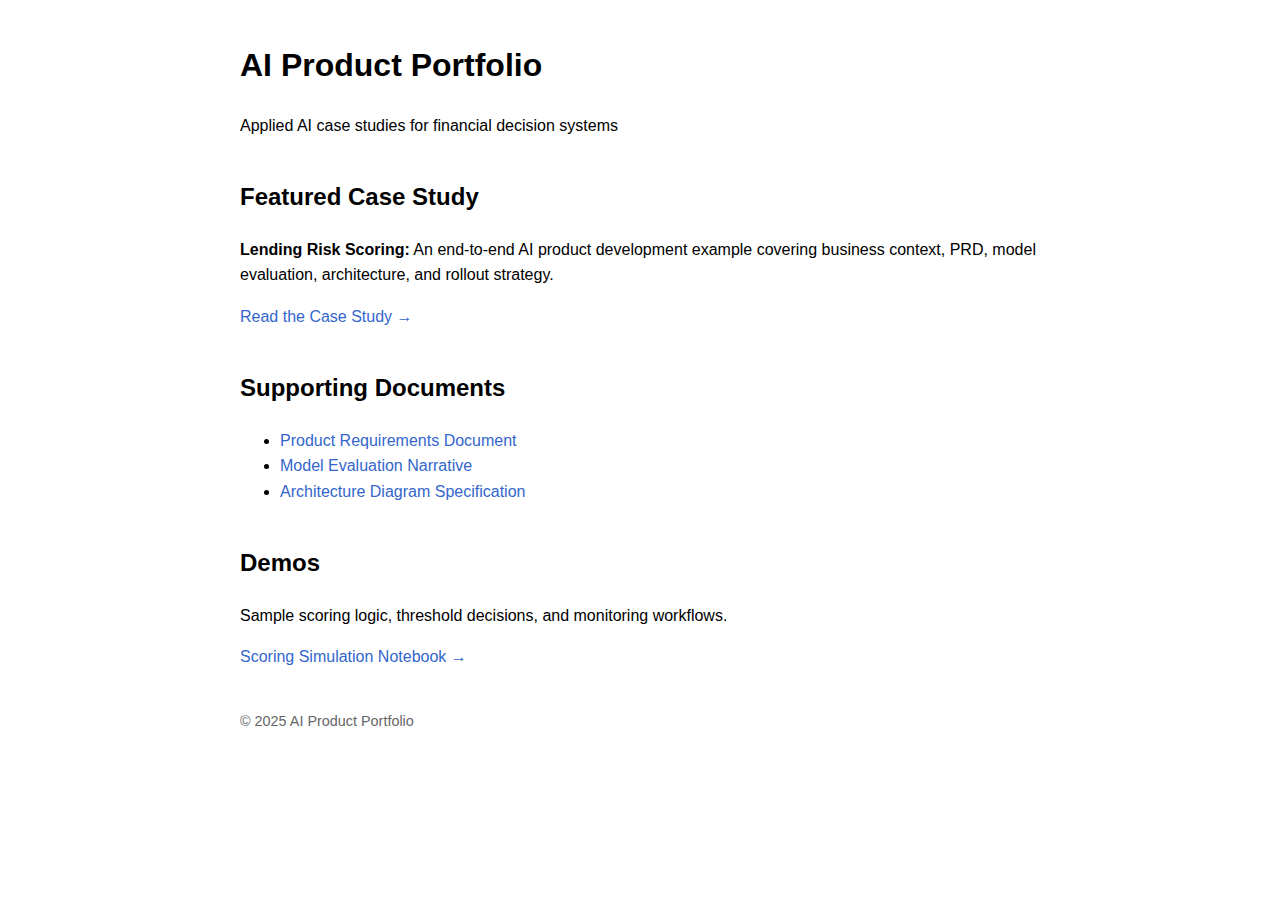
<file: index.html>
<!DOCTYPE html>
<html lang="en">
<head>
  <meta charset="UTF-8" />
  <meta name="viewport" content="width=device-width, initial-scale=1.0" />
  <title>AI Product Portfolio – Lending Risk Scoring</title>
  <link rel="stylesheet" href="styles.css" />
</head>
<body>

<header>
  <h1>AI Product Portfolio</h1>
  <p>Applied AI case studies for financial decision systems</p>
</header>

<section>
  <h2>Featured Case Study</h2>
  <p>
    <strong>Lending Risk Scoring:</strong> An end-to-end AI product development example covering
    business context, PRD, model evaluation, architecture, and rollout strategy.
  </p>
  <a href="case-studies/lending-risk-scoring.md">Read the Case Study →</a>
</section>

<section>
  <h2>Supporting Documents</h2>
  <ul>
    <li><a href="prds/lending-risk-scoring-prd.md">Product Requirements Document</a></li>
    <li><a href="model-evaluations/lending-risk-scoring-eval.md">Model Evaluation Narrative</a></li>
    <li><a href="architecture/lending-risk-diagram-spec.md">Architecture Diagram Specification</a></li>
  </ul>
</section>

<section>
  <h2>Demos</h2>
  <p>Sample scoring logic, threshold decisions, and monitoring workflows.</p>
  <a href="demos/scoring-simulation.ipynb">Scoring Simulation Notebook →</a>
</section>

<footer>
  <p>© 2025 AI Product Portfolio</p>
</footer>

</body>
</html>
</file>
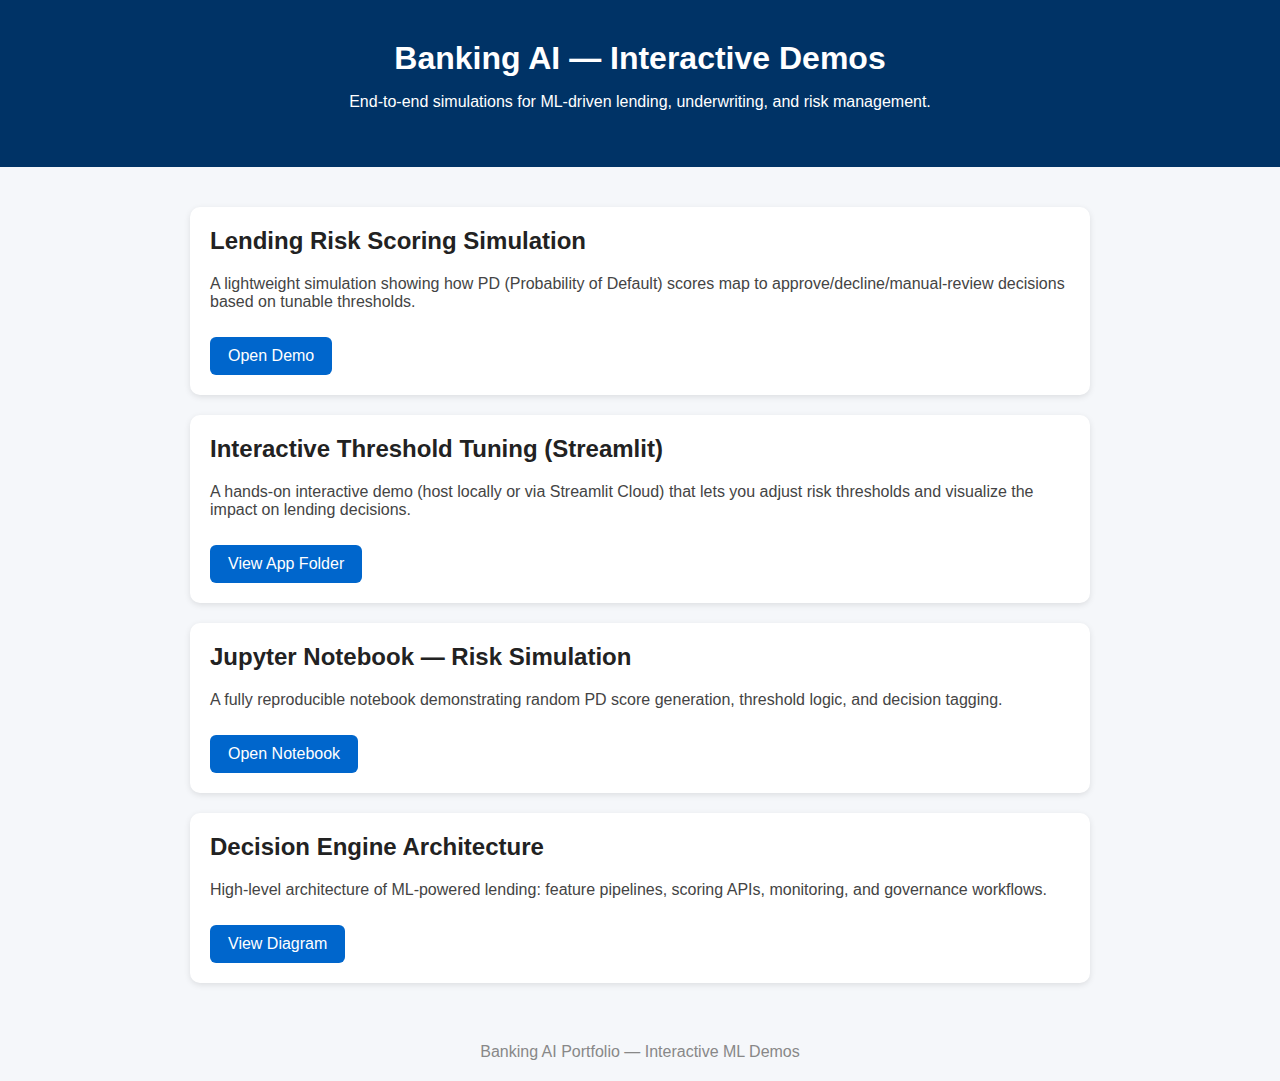
<file: demos/index.html>
<!DOCTYPE html>
<html lang="en">
<head>
  <meta charset="UTF-8" />
  <meta name="viewport" content="width=device-width, initial-scale=1.0" />
  <title>Banking AI — Interactive Demos</title>
  <style>
    body {
      font-family: Arial, sans-serif;
      background: #f5f7fa;
      margin: 0;
      padding: 0;
      color: #222;
    }

    header {
      padding: 40px;
      background: #003366;
      color: white;
      text-align: center;
    }

    h1 {
      margin: 0;
      font-size: 32px;
    }

    .container {
      max-width: 900px;
      margin: 40px auto;
      padding: 0 20px;
    }

    .demo-card {
      background: white;
      padding: 20px;
      margin-bottom: 20px;
      border-radius: 10px;
      box-shadow: 0px 2px 6px rgba(0,0,0,0.1);
    }

    .demo-card h2 {
      margin-top: 0;
    }

    .demo-card p {
      color: #444;
    }

    .button {
      display: inline-block;
      padding: 10px 18px;
      background: #0066cc;
      color: white;
      text-decoration: none;
      border-radius: 6px;
      margin-top: 10px;
    }

    .button:hover {
      background: #004d99;
    }

    footer {
      text-align: center;
      padding: 20px;
      color: #888;
      margin-top: 40px;
    }
  </style>
</head>

<body>
  <header>
    <h1>Banking AI — Interactive Demos</h1>
    <p>End-to-end simulations for ML-driven lending, underwriting, and risk management.</p>
  </header>

  <div class="container">

    <!-- Demo 1: Risk Scoring -->
    <div class="demo-card">
      <h2>Lending Risk Scoring Simulation</h2>
      <p>
        A lightweight simulation showing how PD (Probability of Default) scores map to
        approve/decline/manual-review decisions based on tunable thresholds.
      </p>
      <a class="button" href="lending-risk-demo.html">Open Demo</a>
    </div>

    <!-- Demo 2: Streamlit App -->
    <div class="demo-card">
      <h2>Interactive Threshold Tuning (Streamlit)</h2>
      <p>
        A hands-on interactive demo (host locally or via Streamlit Cloud) that lets you adjust risk
        thresholds and visualize the impact on lending decisions.
      </p>
      <a class="button" href="https://github.com/vishwaraghavendran-PM/Banking-AI-Portfolio/tree/main/demos/streamlit-app">
        View App Folder
      </a>
    </div>

    <!-- Demo 3: Notebook -->
    <div class="demo-card">
      <h2>Jupyter Notebook — Risk Simulation</h2>
      <p>
        A fully reproducible notebook demonstrating random PD score generation, threshold logic,
        and decision tagging.
      </p>
      <a class="button" href="lending-risk-demo.ipynb">Open Notebook</a>
    </div>

    <!-- Demo 4: Architecture -->
    <div class="demo-card">
      <h2>Decision Engine Architecture</h2>
      <p>
        High-level architecture of ML-powered lending: feature pipelines, scoring APIs, monitoring,
        and governance workflows.
      </p>
      <a class="button" href="../architecture/decision-engine-architecture.html">View Diagram</a>
    </div>

  </div>

  <footer>
    Banking AI Portfolio — Interactive ML Demos
  </footer>
</body>
</html>
</file>
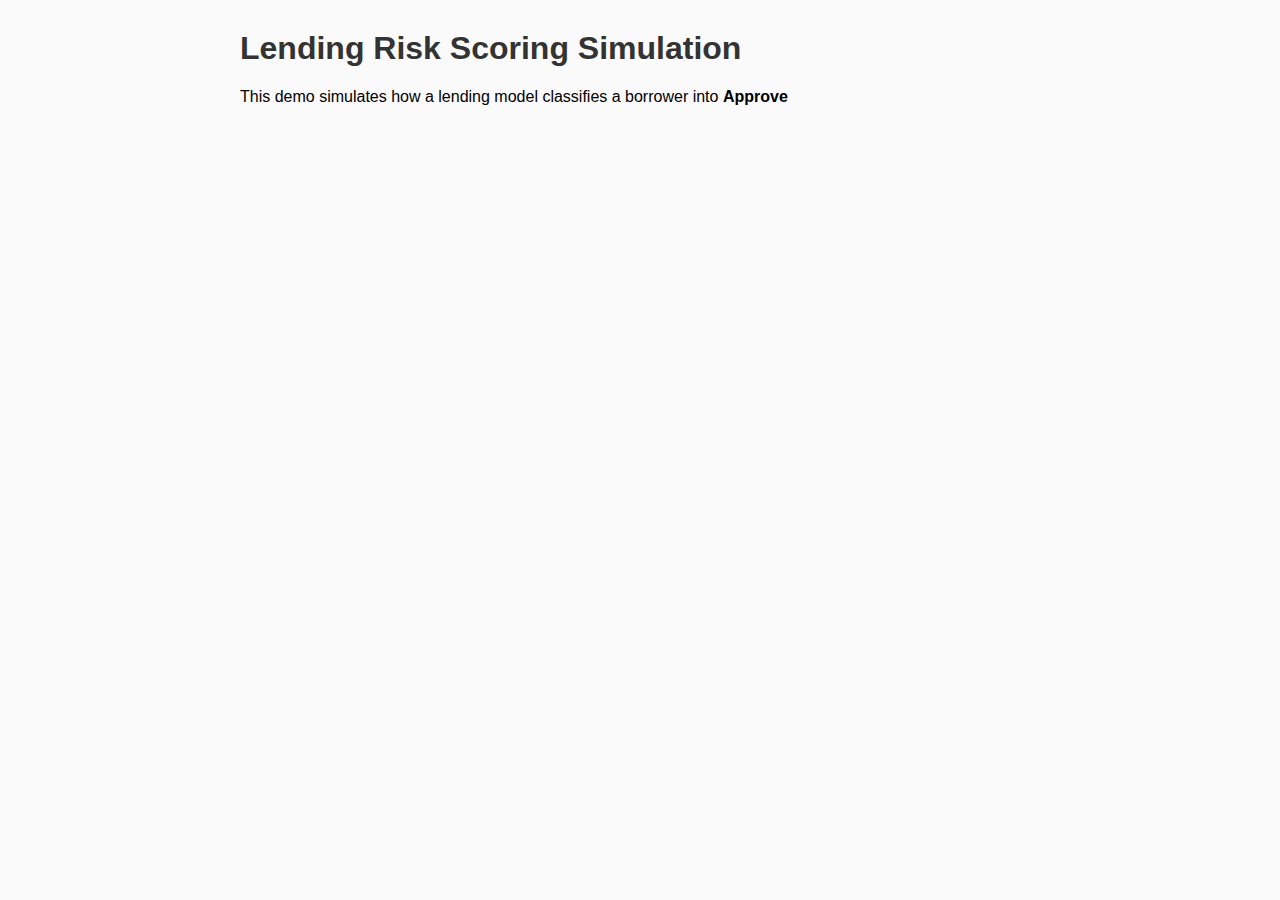
<file: demos/lending-risk-demo.html>
<!DOCTYPE html>
<html>
<head>
    <meta charset="UTF-8" />
    <title>Lending Risk Scoring Simulation Demo</title>
    <style>
        body {
            font-family: Arial, sans-serif;
            margin: 30px;
            background: #fafafa;
        }
        .container {
            max-width: 800px;
            margin: auto;
        }
        h1, h2 {
            color: #333;
        }
        .result-box {
            padding: 15px;
            border-radius: 6px;
            background: #ffffff;
            box-shadow: 0px 0px 8px rgba(0,0,0,0.08);
            margin-top: 20px;
        }
        .approve { color: green; font-weight: bold; }
        .decline { color: red; font-weight: bold; }
        .manual { color: #d18d00; font-weight: bold; }
        button {
            margin-top: 15px;
            padding: 10px 20px;
            background: #0057d8;
            border: none;
            border-radius: 6px;
            color: white;
            font-size: 15px;
            cursor: pointer;
        }
        button:hover {
            background: #003f9c;
        }
    </style>
</head>

<body>
<div class="container">
    <h1>Lending Risk Scoring Simulation</h1>
    <p>This demo simulates how a lending model classifies a borrower into <strong>Approve</str
</file>
<file: styles.css>
body {
  font-family: Arial, sans-serif;
  margin: 40px auto;
  max-width: 800px;
  line-height: 1.6;
}

header, section, footer {
  margin-bottom: 40px;
}

h1, h2 {
  text-align: left;
}

a {
  color: #3366cc;
  text-decoration: none;
}

a:hover {
  text-decoration: underline;
}

footer {
  font-size: 0.9em;
  color: #666;
}
</file>
